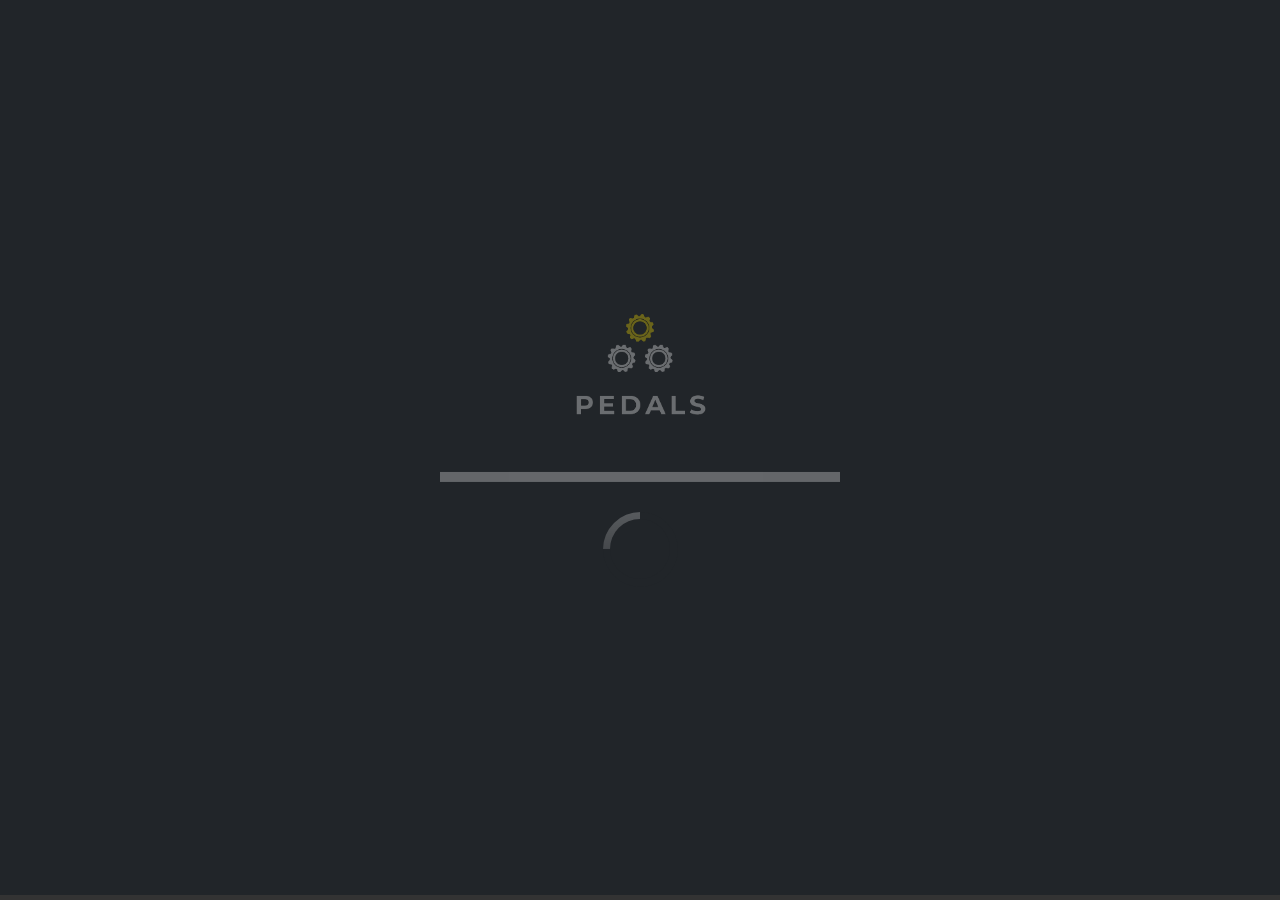
<file: admin.html>
<!DOCTYPE html>
<html lang="en">

<head>

    <meta charset="utf-8">
    <meta http-equiv="X-UA-Compatible" content="IE=edge">
    <meta name="viewport" content="width=device-width, initial-scale=1, shrink-to-fit=no">
    <meta name="description" content="">
    <meta name="author" content="">

    <title>Pedals - Admin</title>

    <!-- Custom fonts for this template-->
    <link href="vendor/fontawesome-free/css/all.min.css" rel="stylesheet" type="text/css">
    <link
        href="https://fonts.googleapis.com/css?family=Nunito:200,200i,300,300i,400,400i,600,600i,700,700i,800,800i,900,900i"
        rel="stylesheet">

    <!-- Custom styles for this template-->
    <link href="css/sb-admin-2.css" rel="stylesheet">
    <link href="css/splash_screen.css" rel="stylesheet">

</head>

<body id="page-top">
    <div class="splashBody">
        <div class="splashScreen">
            <div class="loadingContainer">
    
                <div class="loadingBox">
                    <img src="assets/img/logo3.png" class="splashLogo">
                    <div class="loadingBarContainer">
                        <div class="loadingbar"></div>
                    </div>
    
                    <div class="loadingCircle">
                        <div class="circleOuter"></div>
                        <div class="circleLoader"></div>
                    </div>
                </div>
    
    
            </div>
        </div>
    </div>
    <div class="splashBehind" style="opacity: 0">
        <div id="wrapper">

            <!-- Sidebar -->
            <ul class="navbar-nav bg-gradient-primary sidebar sidebar-dark accordion" id="accordionSidebar">

                <!-- Sidebar - Brand -->
                <a class="sidebar-brand d-flex align-items-center justify-content-center" href="#">
                    <div class="sidebar-brand-icon">
                        <img src="assets/img/logo3.png" alt="" height="50"  />
                    </div>
                    <div class="sidebar-brand-text mx-3"></div>
                </a>

                <!-- Divider -->
                <hr class="sidebar-divider my-0">

                <!-- Nav Item - Dashboard -->
                <li class="nav-item active">
                    <a class="nav-link" href="#">
                        <i class="fas fa-fw fa-tachometer-alt"></i>
                        <span>Dashboard</span></a>
                </li>

                <!-- Nav Item - Charts -->
                <li class="nav-item">
                    <a class="nav-link" href="charts.html">
                        <i class="fas fa-fw fa-bicycle"></i>
                        <span>Pedals Maintenance</span></a>
                </li>

                <!-- Nav Item - Tables -->
                <li class="nav-item">
                    <a class="nav-link" href="tables.html">
                        <i class="fas fa-fw fa-history"></i>
                        <span>Rides Data</span></a>
                </li>

                <li class="nav-item">
                    <a class="nav-link" href="tables.html">
                        <i class="fas fa-fw fa-money-check"></i>
                        <span>Subscriptions Data</span></a>
                </li>

                <li class="nav-item">
                    <a class="nav-link" href="tables.html">
                        <i class="fas fa-fw fa-table"></i>
                        <span>User Data</span></a>
                </li>

                <li class="nav-item">
                    <a class="nav-link" href="tables.html">
                        <i class="fas fa-fw fa-user"></i>
                        <span>Customer Support</span></a>
                </li>

                <!-- Divider -->
                <hr class="sidebar-divider d-none d-md-block">

                <!-- Sidebar Toggler (Sidebar) -->
                <div class="text-center d-none d-md-inline">
                    <button class="rounded-circle border-0" id="sidebarToggle"></button>
                </div>

            </ul>
            <!-- End of Sidebar -->

            <!-- Content Wrapper -->
            <div id="content-wrapper" class="d-flex flex-column">

                <!-- Main Content -->
                <div id="content">

                    <!-- Topbar -->
                    <nav class="navbar navbar-expand navbar-light bg-white topbar mb-4 static-top shadow">

                        <!-- Sidebar Toggle (Topbar) -->
                        <button id="sidebarToggleTop" class="btn btn-link d-md-none rounded-circle mr-3">
                            <i class="fa fa-bars"></i>
                        </button>

                        <!-- Topbar Search -->
                        <form
                            class="d-none d-sm-inline-block form-inline mr-auto ml-md-3 my-2 my-md-0 mw-100 navbar-search">
                            <div class="input-group">
                                <input type="text" class="form-control bg-light border-0 small" placeholder="Search website..."
                                    aria-label="Search" aria-describedby="basic-addon2">
                                <div class="input-group-append">
                                    <button class="btn btn-primary" type="button">
                                        <i class="fas fa-search fa-sm"></i>
                                    </button>
                                </div>
                            </div>
                        </form>

                        <!-- Topbar Navbar -->
                        <ul class="navbar-nav ml-auto">

                            <!-- Nav Item - Search Dropdown (Visible Only XS) -->
                            <li class="nav-item dropdown no-arrow d-sm-none">
                                <a class="nav-link dropdown-toggle" href="#" id="searchDropdown" role="button"
                                    data-toggle="dropdown" aria-haspopup="true" aria-expanded="false">
                                    <i class="fas fa-search fa-fw"></i>
                                </a>
                                <!-- Dropdown - Messages -->
                                <div class="dropdown-menu dropdown-menu-right p-3 shadow animated--grow-in"
                                    aria-labelledby="searchDropdown">
                                    <form class="form-inline mr-auto w-100 navbar-search">
                                        <div class="input-group">
                                            <input type="text" class="form-control bg-light border-0 small"
                                                placeholder="Search for..." aria-label="Search"
                                                aria-describedby="basic-addon2">
                                            <div class="input-group-append">
                                                <button class="btn btn-primary" type="button">
                                                    <i class="fas fa-search fa-sm"></i>
                                                </button>
                                            </div>
                                        </div>
                                    </form>
                                </div>
                            </li>

                            

                            <!-- Nav Item - Messages -->

                            <div class="topbar-divider d-none d-sm-block"></div>

                            <!-- Nav Item - User Information -->
                            <li class="nav-item dropdown no-arrow">
                                <a class="nav-link dropdown-toggle" href="#" id="userDropdown" role="button"
                                    data-toggle="dropdown" aria-haspopup="true" aria-expanded="false">
                                    <span class="mr-2 d-none d-lg-inline text-gray-600 small">Admin</span>
                                    <img class="img-profile rounded-circle"
                                        src="img/undraw_profile.svg">
                                </a>
                                <!-- Dropdown - User Information -->
                                <div class="dropdown-menu dropdown-menu-right shadow animated--grow-in"
                                    aria-labelledby="userDropdown">
                                    <a class="dropdown-item" href="#">
                                        <i class="fas fa-user fa-sm fa-fw mr-2 text-gray-400"></i>
                                        Profile
                                    </a>
                                    <a class="dropdown-item" href="#">
                                        <i class="fas fa-cogs fa-sm fa-fw mr-2 text-gray-400"></i>
                                        My Account
                                    </a>
                                    <a class="dropdown-item" href="#">
                                        <i class="fas fa-list fa-sm fa-fw mr-2 text-gray-400"></i>
                                        Activity Log
                                    </a>
                                    <div class="dropdown-divider"></div>
                                    <a class="dropdown-item" href="index.html">
                                        <i class="fas fa-sign-out-alt fa-sm fa-fw mr-2 text-gray-400"></i>
                                        Logout
                                    </a>
                                </div>
                            </li>

                        </ul>

                    </nav>
                    <!-- End of Topbar -->

                    <!-- Begin Page Content -->
                    <div class="container-fluid">

                        <!-- Page Heading -->
                        <div class="d-sm-flex align-items-center justify-content-between mb-4">
                            <h1 class="h3 mb-0 text-gray-800">Admin Dashboard</h1>
                            <a href="#" class="d-none d-sm-inline-block btn btn-sm btn-primary shadow-sm" style="inline-block !important"><i
                                    class="fas fa-download fa-sm text-white-50"></i> Generate Report</a>
                        </div>

                        <!-- Content Row -->
                        <div class="row">

                            <!-- Earnings (Monthly) Card Example -->
                            <div class="col-xl-3 col-md-6 mb-4">
                                <div class="card border-left-primary shadow h-100 py-2">
                                    <div class="card-body">
                                        <div class="row no-gutters align-items-center">
                                            <div class="col mr-2">
                                                <div class="text-xs font-weight-bold text-primary text-uppercase mb-1">
                                                    Earnings (Monthly)</div>
                                                <div class="h5 mb-0 font-weight-bold text-gray-800">₹40,000</div>
                                            </div>
                                            <div class="col-auto">
                                                <i class="fas fa-calendar fa-2x text-gray-300"></i>
                                            </div>
                                        </div>
                                    </div>
                                </div>
                            </div>

                            <!-- Earnings (Monthly) Card Example -->
                            <div class="col-xl-3 col-md-6 mb-4">
                                <div class="card border-left-success shadow h-100 py-2">
                                    <div class="card-body">
                                        <div class="row no-gutters align-items-center">
                                            <div class="col mr-2">
                                                <div class="text-xs font-weight-bold text-success text-uppercase mb-1">
                                                    Earnings (Annual)</div>
                                                <div class="h5 mb-0 font-weight-bold text-gray-800">₹215,000</div>
                                            </div>
                                            <div class="col-auto">
                                                <i class="fas fa-rupee-sign fa-2x text-gray-300"></i>
                                            </div>
                                        </div>
                                    </div>
                                </div>
                            </div>

                            <!-- Earnings (Monthly) Card Example -->
                            <div class="col-xl-3 col-md-6 mb-4">
                                <div class="card border-left-info shadow h-100 py-2">
                                    <div class="card-body">
                                        <div class="row no-gutters align-items-center">
                                            <div class="col mr-2">
                                                <div class="text-xs font-weight-bold text-info text-uppercase mb-1">Customer Retention Rate
                                                </div>
                                                <div class="row no-gutters align-items-center">
                                                    <div class="col-auto">
                                                        <div class="h5 mb-0 mr-3 font-weight-bold text-gray-800">78%</div>
                                                    </div>
                                                    <div class="col">
                                                        <div class="progress progress-sm mr-2">
                                                            <div class="progress-bar bg-info" role="progressbar"
                                                                style="width: 78%" aria-valuenow="78" aria-valuemin="0"
                                                                aria-valuemax="100"></div>
                                                        </div>
                                                    </div>
                                                </div>
                                            </div>
                                            <div class="col-auto">
                                                <i class="fas fa-clipboard-list fa-2x text-gray-300"></i>
                                            </div>
                                        </div>
                                    </div>
                                </div>
                            </div>

                            <!-- Pending Requests Card Example -->
                            <div class="col-xl-3 col-md-6 mb-4">
                                <div class="card border-left-warning shadow h-100 py-2">
                                    <div class="card-body">
                                        <div class="row no-gutters align-items-center">
                                            <div class="col mr-2">
                                                <div class="text-xs font-weight-bold text-warning text-uppercase mb-1">
                                                    New Customers (this month)</div>
                                                <div class="h5 mb-0 font-weight-bold text-gray-800">180</div>
                                            </div>
                                            <div class="col-auto">
                                                <i class="fas fa-users fa-2x text-gray-300"></i>
                                            </div>
                                        </div>
                                    </div>
                                </div>
                            </div>
                        </div>

                        <!-- Content Row -->

                        <div class="row">

                            <!-- Area Chart -->
                            <div class="col-xl-8 col-lg-7">
                                <div class="card shadow mb-4">
                                    <!-- Card Header - Dropdown -->
                                    <div
                                        class="card-header py-3 d-flex flex-row align-items-center justify-content-between">
                                        <h6 class="m-0 font-weight-bold text-primary">Earnings Overview</h6>
                                        <div class="dropdown no-arrow">
                                            <a class="dropdown-toggle" href="#" role="button" id="dropdownMenuLink"
                                                data-toggle="dropdown" aria-haspopup="true" aria-expanded="false">
                                                <i class="fas fa-ellipsis-v fa-sm fa-fw text-gray-400"></i>
                                            </a>
                                            <div class="dropdown-menu dropdown-menu-right shadow animated--fade-in"
                                                aria-labelledby="dropdownMenuLink">
                                                <div class="dropdown-header">Dropdown Header:</div>
                                                <a class="dropdown-item" href="#">Action</a>
                                                <a class="dropdown-item" href="#">Another action</a>
                                                <div class="dropdown-divider"></div>
                                                <a class="dropdown-item" href="#">Something else here</a>
                                            </div>
                                        </div>
                                    </div>
                                    <!-- Card Body -->
                                    <div class="card-body">
                                        <div class="chart-area">
                                            <canvas id="myAreaChart"></canvas>
                                        </div>
                                    </div>
                                </div>
                            </div>

                            <!-- Pie Chart -->
                            <div class="col-xl-4 col-lg-5">
                                <div class="card shadow mb-4">
                                    <!-- Card Header - Dropdown -->
                                    <div
                                        class="card-header py-3 d-flex flex-row align-items-center justify-content-between">
                                        <h6 class="m-0 font-weight-bold text-primary">Monthly Revenue Sources</h6>
                                        <div class="dropdown no-arrow">
                                            <a class="dropdown-toggle" href="#" role="button" id="dropdownMenuLink"
                                                data-toggle="dropdown" aria-haspopup="true" aria-expanded="false">
                                                <i class="fas fa-ellipsis-v fa-sm fa-fw text-gray-400"></i>
                                            </a>
                                            <div class="dropdown-menu dropdown-menu-right shadow animated--fade-in"
                                                aria-labelledby="dropdownMenuLink">
                                                <div class="dropdown-header">Dropdown Header:</div>
                                                <a class="dropdown-item" href="#">Action</a>
                                                <a class="dropdown-item" href="#">Another action</a>
                                                <div class="dropdown-divider"></div>
                                                <a class="dropdown-item" href="#">Something else here</a>
                                            </div>
                                        </div>
                                    </div>
                                    <!-- Card Body -->
                                    <div class="card-body">
                                        <div class="chart-pie pt-4 pb-2">
                                            <canvas id="myPieChart"></canvas>
                                        </div>
                                        <div class="mt-4 text-center small">
                                            <span class="mr-2">
                                                <i class="fas fa-circle text-primary"></i> New Subscriptions
                                            </span>
                                            <span class="mr-2">
                                                <i class="fas fa-circle text-success"></i> Renewals
                                            </span>
                                            <span class="mr-2">
                                                <i class="fas fa-circle text-info"></i> Promotions
                                            </span>
                                        </div>
                                    </div>
                                </div>
                            </div>
                        </div>

                        <!-- Content Row -->


                    </div>
                    <!-- /.container-fluid -->

                </div>
                <!-- End of Main Content -->

                <!-- Footer -->
                <footer class="sticky-footer bg-white">
                    <div class="container my-auto">
                        <div class="copyright text-center my-auto">
                            <span> &copy; Pedals, 2021</span>
                        </div>
                    </div>
                </footer>
                <!-- End of Footer -->

            </div>
            <!-- End of Content Wrapper -->

        </div>
    </div>
    <!-- End of Page Wrapper -->

    <!-- Scroll to Top Button-->
    <a class="scroll-to-top rounded" href="#page-top">
        <i class="fas fa-angle-up"></i>
    </a>

    <!-- Bootstrap core JavaScript-->
    <script src="vendor/jquery/jquery.min.js"></script>
    <script src="vendor/bootstrap/js/bootstrap.bundle.min.js"></script>

    <!-- Core plugin JavaScript-->
    <script src="vendor/jquery-easing/jquery.easing.min.js"></script>

    <!-- Custom scripts for all pages-->
    <script src="js/sb-admin-2.min.js"></script>

    <!-- Page level plugins -->
    <script src="vendor/chart.js/Chart.min.js"></script>

    <!-- Page level custom scripts -->
    <script src="js/demo/chart-area-demo.js"></script>
    <script src="js/demo/chart-pie-demo.js"></script>
    <script src="js/splash_screen.js"></script>

</body>

</html>
</file>
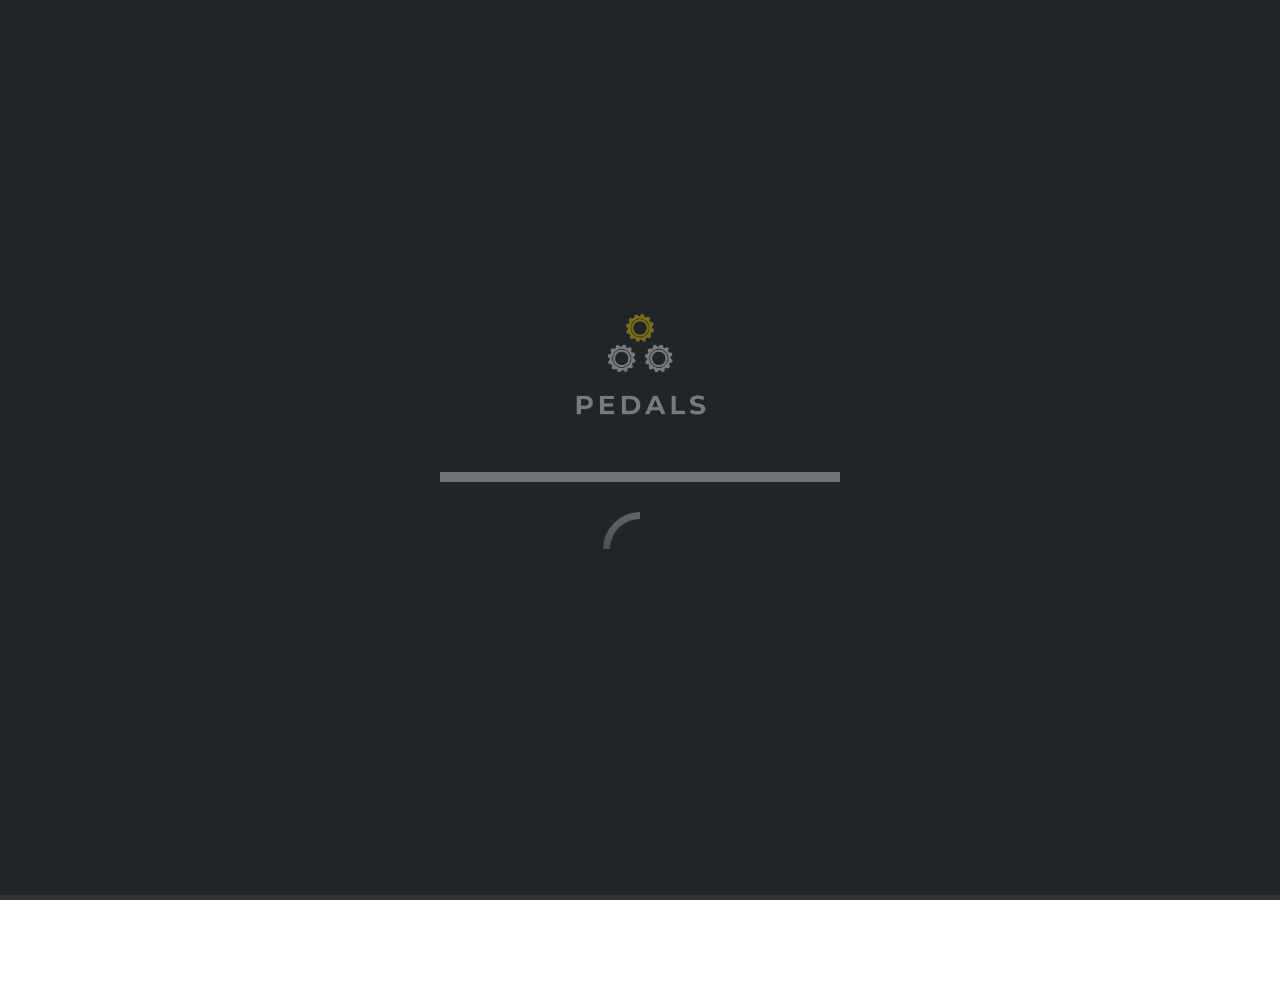
<file: home.html>
<!DOCTYPE html>
<html lang="en">

<head>

    <meta charset="utf-8">
    <meta http-equiv="X-UA-Compatible" content="IE=edge">
    <meta name="viewport" content="width=device-width, initial-scale=1, shrink-to-fit=no">
    <meta name="description" content="">
    <meta name="author" content="">

    <title>Pedals - User</title>

    <!-- Custom fonts for this template-->
    <link href="vendor/fontawesome-free/css/all.min.css" rel="stylesheet" type="text/css">
    <link
        href="https://fonts.googleapis.com/css?family=Nunito:200,200i,300,300i,400,400i,600,600i,700,700i,800,800i,900,900i"
        rel="stylesheet">

    <!-- Custom styles for this template-->
    <link href="css/sb-admin-2.css" rel="stylesheet">
    <link href="css/splash_screen.css" rel="stylesheet">

</head>

<body id="page-top">
    <div class="splashBody">
        <div class="splashScreen">
            <div class="loadingContainer">
    
                <div class="loadingBox">
                    <img src="assets/img/logo3.png" class="splashLogo">
                    <div class="loadingBarContainer">
                        <div class="loadingbar"></div>
                    </div>
    
                    <div class="loadingCircle">
                        <div class="circleOuter"></div>
                        <div class="circleLoader"></div>
                    </div>
                </div>
    
    
            </div>
        </div>
    </div>
    <div class="splashBehind" style="opacity: 0">
        <div id="wrapper">

            <!-- Sidebar -->
            <ul class="navbar-nav bg-gradient-primary sidebar sidebar-dark accordion" id="accordionSidebar">
    
                <!-- Sidebar - Brand -->
                <a class="sidebar-brand d-flex align-items-center justify-content-center" href="#">
                    <div class="sidebar-brand-icon">
                        <img src="assets/img/logo3.png" alt="" height="50"  />
                    </div>
                    <!-- <div class="sidebar-brand-text mx-3">Pedals</div> -->
                </a>
    
                <!-- Divider -->
                <hr class="sidebar-divider my-0">
    
                <li class="nav-item">
                    <a class="nav-link" href="#">
                        <i class="fas fa-fw fa-qrcode"></i>
                        <span>Scan QR Code</span></a>
                </li>
    
                <!-- Nav Item - Dashboard -->
                <li class="nav-item active">
                    <a class="nav-link" href="#">
                        <i class="fas fa-fw fa-tachometer-alt"></i>
                        <span>Dashboard</span></a>
                </li>
    
                <!-- Nav Item - Charts -->
                <li class="nav-item">
                    <a class="nav-link" href="charts.html">
                        <i class="fas fa-fw fa-bicycle"></i>
                        <span>Book Rides</span></a>
                </li>
    
                <!-- Nav Item - Tables -->
                <li class="nav-item">
                    <a class="nav-link" href="rides.html">
                        <i class="fas fa-fw fa-history"></i>
                        <span>Rides History</span></a>
                </li>
    
                <li class="nav-item">
                    <a class="nav-link" href="subscription.html">
                        <i class="fas fa-fw fa-money-check"></i>
                        <span>My Subscription</span></a>
                </li>
    
                <li class="nav-item">
                    <a class="nav-link" href="tables.html">
                        <i class="fas fa-fw fa-table"></i>
                        <span>My Account</span></a>
                </li>
    
                <li class="nav-item">
                    <a class="nav-link" href="tables.html">
                        <i class="fas fa-fw fa-gift"></i>
                        <span>Refer</span></a>
                </li>
    
                <!-- Divider -->
                <hr class="sidebar-divider d-none d-md-block">
    
                <!-- Sidebar Toggler (Sidebar) -->
                <div class="text-center d-none d-md-inline">
                    <button class="rounded-circle border-0" id="sidebarToggle"></button>
                </div>
    
            </ul>
            <!-- End of Sidebar -->
    
            <!-- Content Wrapper -->
            <div id="content-wrapper" class="d-flex flex-column">
    
                <!-- Main Content -->
                <div id="content">
    
                    <!-- Topbar -->
                    <nav class="navbar navbar-expand navbar-light bg-white topbar mb-4 static-top shadow">
    
                        <!-- Sidebar Toggle (Topbar) -->
                        <button id="sidebarToggleTop" class="btn btn-link d-md-none rounded-circle mr-3">
                            <i class="fa fa-bars"></i>
                        </button>
    
                        <!-- Topbar Search -->
                        <form
                            class="d-none d-sm-inline-block form-inline mr-auto ml-md-3 my-2 my-md-0 mw-100 navbar-search">
                            <div class="input-group">
                                <input type="text" class="form-control bg-light border-0 small" placeholder="Search website..."
                                    aria-label="Search" aria-describedby="basic-addon2">
                                <div class="input-group-append">
                                    <button class="btn btn-primary" type="button">
                                        <i class="fas fa-search fa-sm"></i>
                                    </button>
                                </div>
                            </div>
                        </form>
    
                        <!-- Topbar Navbar -->
                        <ul class="navbar-nav ml-auto">
    
                            <!-- Nav Item - Search Dropdown (Visible Only XS) -->
                            <li class="nav-item dropdown no-arrow d-sm-none">
                                <a class="nav-link dropdown-toggle" href="#" id="searchDropdown" role="button"
                                    data-toggle="dropdown" aria-haspopup="true" aria-expanded="false">
                                    <i class="fas fa-search fa-fw"></i>
                                </a>
                                <!-- Dropdown - Messages -->
                                <div class="dropdown-menu dropdown-menu-right p-3 shadow animated--grow-in"
                                    aria-labelledby="searchDropdown">
                                    <form class="form-inline mr-auto w-100 navbar-search">
                                        <div class="input-group">
                                            <input type="text" class="form-control bg-light border-0 small"
                                                placeholder="Search for..." aria-label="Search"
                                                aria-describedby="basic-addon2">
                                            <div class="input-group-append">
                                                <button class="btn btn-primary" type="button">
                                                    <i class="fas fa-search fa-sm"></i>
                                                </button>
                                            </div>
                                        </div>
                                    </form>
                                </div>
                            </li>
    
                            <!-- Nav Item - Alerts -->
                            <li class="nav-item dropdown no-arrow mx-1">
                                <a class="nav-link dropdown-toggle" href="#" id="alertsDropdown" role="button"
                                    data-toggle="dropdown" aria-haspopup="true" aria-expanded="false">
                                    <i class="fas fa-bell fa-fw"></i>
                                    <!-- Counter - Alerts -->
                                    <span class="badge badge-danger badge-counter">3</span>
                                </a>
                                <!-- Dropdown - Alerts -->
                                <div class="dropdown-list dropdown-menu dropdown-menu-right shadow animated--grow-in"
                                    aria-labelledby="alertsDropdown">
                                    <h6 class="dropdown-header">
                                        Alerts Center
                                    </h6>
                                    <a class="dropdown-item d-flex align-items-center" href="#">
                                        <div class="mr-3">
                                            <div class="icon-circle bg-primary">
                                                <i class="fas fa-file-alt text-white"></i>
                                            </div>
                                        </div>
                                        <div>
                                            <div class="small text-gray-500">May 12, 2020</div>
                                            <span class="font-weight-bold">Your monthly report is ready to download!</span>
                                        </div>
                                    </a>
                                    <a class="dropdown-item d-flex align-items-center" href="#">
                                        <div class="mr-3">
                                            <div class="icon-circle bg-success">
                                                <i class="fas fa-donate text-white"></i>
                                            </div>
                                        </div>
                                        <div>
                                            <div class="small text-gray-500">May 7, 2020</div>
                                            Rs 300 has been deposited into your account!
                                        </div>
                                    </a>
                                    <a class="dropdown-item d-flex align-items-center" href="#">
                                        <div class="mr-3">
                                            <div class="icon-circle bg-warning">
                                                <i class="fas fa-exclamation-triangle text-white"></i>
                                            </div>
                                        </div>
                                        <div>
                                            <div class="small text-gray-500">May 2, 2020</div>
                                            Please renew your subscription on or before 5th May, 2020 to continue to avail our services
                                        </div>
                                    </a>
                                    <a class="dropdown-item text-center small text-gray-500" href="#">Show All Alerts</a>
                                </div>
                            </li>
    
                            <!-- Nav Item - Messages -->
    
                            <div class="topbar-divider d-none d-sm-block"></div>
    
                            <!-- Nav Item - User Information -->
                            <li class="nav-item dropdown no-arrow">
                                <a class="nav-link dropdown-toggle" href="#" id="userDropdown" role="button"
                                    data-toggle="dropdown" aria-haspopup="true" aria-expanded="false">
                                    <span class="mr-2 d-none d-lg-inline text-gray-600 small">User</span>
                                    <img class="img-profile rounded-circle"
                                        src="img/undraw_profile.svg">
                                </a>
                                <!-- Dropdown - User Information -->
                                <div class="dropdown-menu dropdown-menu-right shadow animated--grow-in"
                                    aria-labelledby="userDropdown">
                                    <a class="dropdown-item" href="#">
                                        <i class="fas fa-user fa-sm fa-fw mr-2 text-gray-400"></i>
                                        Profile
                                    </a>
                                    <a class="dropdown-item" href="#">
                                        <i class="fas fa-cogs fa-sm fa-fw mr-2 text-gray-400"></i>
                                        My Account
                                    </a>
                                    <a class="dropdown-item" href="#">
                                        <i class="fas fa-list fa-sm fa-fw mr-2 text-gray-400"></i>
                                        Activity Log
                                    </a>
                                    <div class="dropdown-divider"></div>
                                    <a class="dropdown-item" href="index.html">
                                        <i class="fas fa-sign-out-alt fa-sm fa-fw mr-2 text-gray-400"></i>
                                        Logout
                                    </a>
                                </div>
                            </li>
    
                        </ul>
    
                    </nav>
                    <!-- End of Topbar -->
    
                    <!-- Begin Page Content -->
                    <div class="container-fluid">
    
                        <!-- Page Heading -->
                        <div class="d-sm-flex align-items-center justify-content-between mb-4">
                            <h1 class="h3 mb-0 text-gray-800">Hi, Vrishab.<br> These are your Pedals stats for the last 30 days</h1>
                            <div style="display: inline-flex;">
                            <a href="#" class="d-none d-sm-inline-block btn btn-sm btn-primary shadow-sm" style="display: inline-block !important; margin-right: 5%;"><i
                                    class="fas fa-biking fa-sm text-white-50" ></i>   Book Ride</a>
                            <a href="#" class="btn btn-sm btn-warning shadow-sm" style="display: inline-block !important;"><i
                                    class="fas fa-money-check fa-sm text-white-50"></i> Manage Subscription</a>
                                    </div>
                        </div>
    
                        <!-- Content Row -->
                        <div class="row">
    
                            <!-- Earnings (Monthly) Card Example -->
                            <div class="col-xl-3 col-md-6 mb-4">
                                <div class="card border-left-primary shadow h-100 py-2">
                                    <div class="card-body">
                                        <div class="row no-gutters align-items-center">
                                            <div class="col mr-2">
                                                <div class="text-xs font-weight-bold text-primary text-uppercase mb-1">
                                                    No. of Rides</div>
                                                <div class="h5 mb-0 font-weight-bold text-gray-800">27</div>
                                            </div>
                                            <div class="col-auto">
                                                <i class="fas fa-calendar fa-2x text-gray-300"></i>
                                            </div>
                                        </div>
                                    </div>
                                </div>
                            </div>
    
                            <!-- Earnings (Monthly) Card Example -->
                            <div class="col-xl-3 col-md-6 mb-4">
                                <div class="card border-left-success shadow h-100 py-2">
                                    <div class="card-body">
                                        <div class="row no-gutters align-items-center">
                                            <div class="col mr-2">
                                                <div class="text-xs font-weight-bold text-success text-uppercase mb-1">
                                                    Calories Burnt</div>
                                                <div class="h5 mb-0 font-weight-bold text-gray-800">7.8 kcal</div>
                                            </div>
                                            <div class="col-auto">
                                                <i class="fas fa-burn fa-2x text-gray-300"></i>
                                            </div>
                                        </div>
                                    </div>
                                </div>
                            </div>
    
                            <!-- Earnings (Monthly) Card Example -->
                            <div class="col-xl-3 col-md-6 mb-4">
                                <div class="card border-left-warning shadow h-100 py-2">
                                    <div class="card-body">
                                        <div class="row no-gutters align-items-center">
                                            <div class="col mr-2">
                                                <div class="text-xs font-weight-bold text-warning text-uppercase mb-1">
                                                    Time spent</div>
                                                <div class="h5 mb-0 font-weight-bold text-gray-800">12.2 hrs</div>
                                            </div>
                                            <div class="col-auto">
                                                <i class="fas fa-stopwatch fa-2x text-gray-300"></i>
                                            </div>
                                        </div>
                                    </div>
                                </div>
                            </div>
    
                            <!-- Pending Requests Card Example -->
                            <div class="col-xl-3 col-md-6 mb-4">
                                <div class="card border-left-danger shadow h-100 py-2">
                                    <div class="card-body">
                                        <div class="row no-gutters align-items-center">
                                            <div class="col mr-2">
                                                <div class="text-xs font-weight-bold text-danger text-uppercase mb-1">
                                                    Emissions Avoided (in CO2)</div>
                                                <div class="h5 mb-0 font-weight-bold text-gray-800">2880 g</div>
                                            </div>
                                            <div class="col-auto">
                                                <i class="fas fa-smog fa-2x text-gray-300"></i>
                                            </div>
                                        </div>
                                    </div>
                                </div>
                            </div>
                        </div>
    
                        <div class="row">
    
                            <!-- Earnings (Monthly) Card Example -->
                            <div class="col-xl-3 col-md-6 mb-4">
                                <div class="card border-left-primary shadow h-100 py-2">
                                    <div class="card-body">
                                        <div class="row no-gutters align-items-center">
                                            <div class="col mr-2">
                                                <div class="text-xs font-weight-bold text-primary text-uppercase mb-1">
                                                    Subscription Status</div>
                                                <div class="h5 mb-0 font-weight-bold text-gray-800">Gold Member</div>
                                                
                                            </div>
                                            <div class="col-auto">
                                                <i class="fas fa-crown fa-2x text-gray-300"></i>
                                            </div>
                                        </div>
                                    </div>
                                </div>
                            </div>
    
                            <!-- Earnings (Monthly) Card Example -->
                            <div class="col-xl-3 col-md-6 mb-4">
                                <div class="card border-left-success shadow h-100 py-2">
                                    <div class="card-body">
                                        <div class="row no-gutters align-items-center">
                                            <div class="col mr-2">
                                                <div class="text-xs font-weight-bold text-success text-uppercase mb-1">
                                                    Bonuses Earned from referrals</div>
                                                <div class="h5 mb-0 font-weight-bold text-gray-800">₹150</div>
                                            </div>
                                            <div class="col-auto">
                                                <i class="fas fa-gift fa-2x text-gray-300"></i>
                                            </div>
                                        </div>
                                    </div>
                                </div>
                            </div>
    
                            <!-- Earnings (Monthly) Card Example -->
                            <div class="col-xl-3 col-md-6 mb-4">
                                <div class="card border-left-warning shadow h-100 py-2">
                                    <div class="card-body">
                                        <div class="row no-gutters align-items-center">
                                            <div class="col mr-2">
                                                <div class="text-xs font-weight-bold text-warning text-uppercase mb-1">
                                                    Your avg. Speed</div>
                                                <div class="h5 mb-0 font-weight-bold text-gray-800">14.4 kmph</div>
                                            </div>
                                            <div class="col-auto">
                                                <i class="fas fa-tachometer-alt fa-2x text-gray-300"></i>
                                            </div>
                                        </div>
                                    </div>
                                </div>
                            </div>
    
                            <!-- Pending Requests Card Example -->
                            <div class="col-xl-3 col-md-6 mb-4">
                                <div class="card border-left-danger shadow h-100 py-2">
                                    <div class="card-body">
                                        <div class="row no-gutters align-items-center">
                                            <div class="col mr-2">
                                                <div class="text-xs font-weight-bold text-danger text-uppercase mb-1">
                                                    Distance</div>
                                                <div class="h5 mb-0 font-weight-bold text-gray-800">175.7 km</div>
                                            </div>
                                            <div class="col-auto">
                                                <i class="fas fa-ruler-horizontal fa-2x text-gray-300"></i>
                                            </div>
                                        </div>
                                    </div>
                                </div>
                            </div>
                        </div>
    
                        <!-- Content Row -->
    
                        <div class="row">
    
                            <!-- Area Chart -->
                            <div class="col-xl-8 col-lg-7">
                                <div class="card shadow mb-4">
                                    <!-- Card Header - Dropdown -->
                                    <div
                                        class="card-header py-3 d-flex flex-row align-items-center justify-content-between">
                                        <h6 class="m-0 font-weight-bold text-primary">Monthly Activity</h6>
                                    </div>
                                    <!-- Card Body -->
                                    <div class="card-body">
                                        <div class="chart-area">
                                            <canvas id="myAreaChart"></canvas>
                                        </div>
                                    </div>
                                </div>
                            </div>
    
                            <!-- Pie Chart -->
                            <div class="col-xl-4 col-lg-5">
                                <div class="card shadow mb-4">
                                    <!-- Card Header - Dropdown -->
                                    <div
                                        class="card-header py-3 d-flex flex-row align-items-center justify-content-between">
                                        <h6 class="m-0 font-weight-bold text-primary">Pedals Stations around You</h6>
    
                                    </div>
                                    <!-- Card Body -->
                                    <div class="card-body">
                                        <iframe src="https://www.google.com/maps/d/embed?mid=1UfNJAji7nrUt6u6VnvZy5dKfRw2hbfto&hl=en" width="100%" height="310"></iframe>
                                    </div>
                                </div>
                            </div>
                        </div>
    
                        <!-- Content Row -->
    
    
                    </div>
                    <!-- /.container-fluid -->
    
                </div>
                <!-- End of Main Content -->
    
                <!-- Footer -->
                <footer class="sticky-footer bg-white">
                    <div class="container my-auto">
                        <div class="copyright text-center my-auto">
                            <span> &copy; Pedals, 2021</span>
                        </div>
                    </div>
                </footer>
                <!-- End of Footer -->
    
            </div>
            <!-- End of Content Wrapper -->
    
        </div>
    </div>
    </div>
    

    <!-- Page Wrapper -->
    <!-- End of Page Wrapper -->

    <!-- Scroll to Top Button-->
    <a class="scroll-to-top rounded" href="#page-top">
        <i class="fas fa-angle-up"></i>
    </a>

    <!-- Bootstrap core JavaScript-->
    <script src="vendor/jquery/jquery.min.js"></script>
    <script src="vendor/bootstrap/js/bootstrap.bundle.min.js"></script>

    <!-- Core plugin JavaScript-->
    <script src="vendor/jquery-easing/jquery.easing.min.js"></script>

    <!-- Custom scripts for all pages-->
    <script src="js/sb-admin-2.min.js"></script>

    <!-- Page level plugins -->
    <script src="vendor/chart.js/Chart.min.js"></script>

    <!-- Page level custom scripts -->
    <script src="js/demo/chart-area-demo1.js"></script>
    <script src="js/demo/chart-pie-demo.js"></script>
    <script src="js/splash_screen.js"></script>

</body>

</html>
</file>
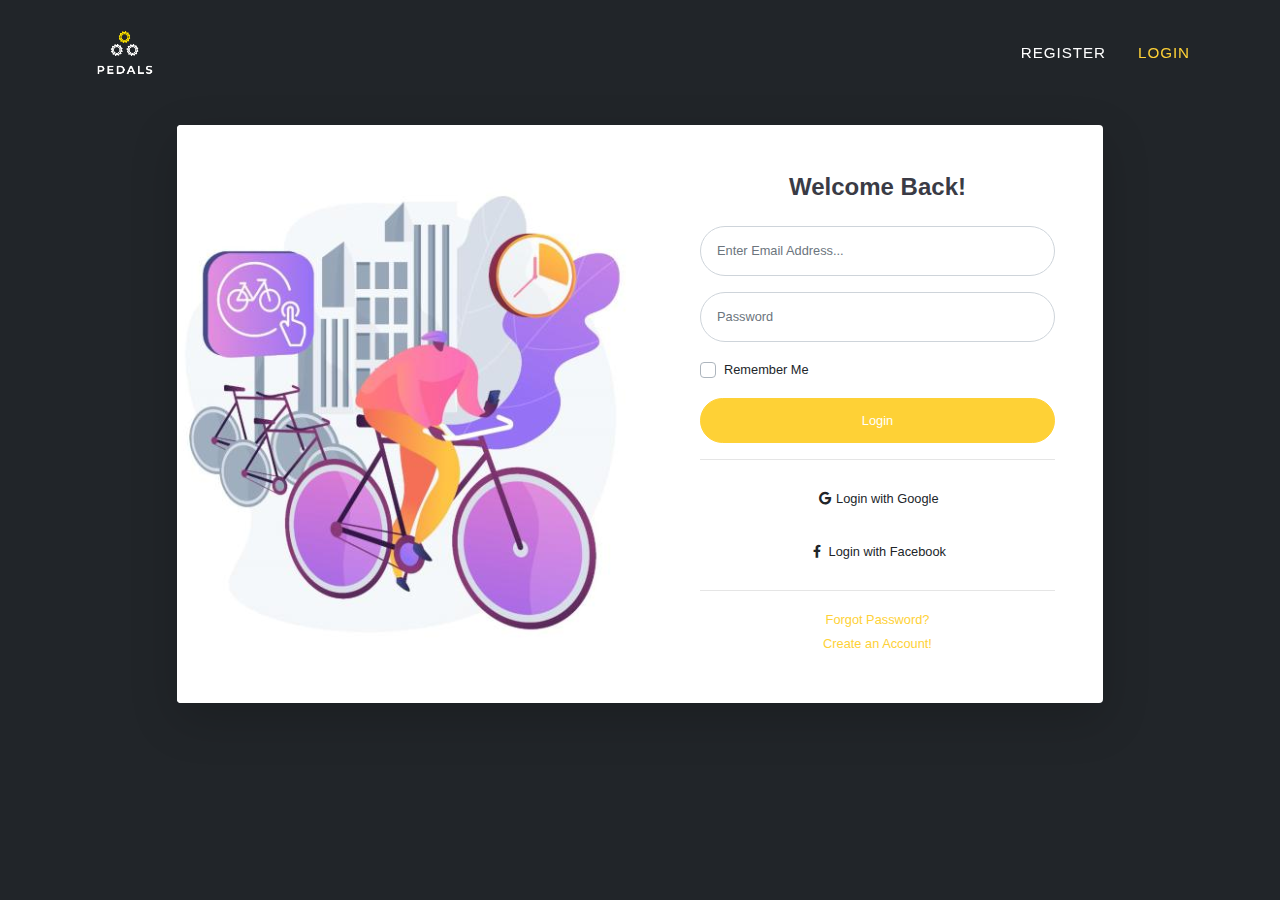
<file: login.html>
<!DOCTYPE html>
<html lang="en">

<head>

    <meta charset="utf-8">
    <meta http-equiv="X-UA-Compatible" content="IE=edge">
    <meta name="viewport" content="width=device-width, initial-scale=1, shrink-to-fit=no">
    <meta name="description" content="">
    <meta name="author" content="">

    <title>SB Admin 2 - Login</title>

    <!-- Custom fonts for this template-->
    <link href="vendor/fontawesome-free/css/all.min.css" rel="stylesheet" type="text/css">
    <link
        href="https://fonts.googleapis.com/css?family=Nunito:200,200i,300,300i,400,400i,600,600i,700,700i,800,800i,900,900i"
        rel="stylesheet">

    <!-- Custom styles for this template-->
    <link href="css/sb-admin-2.css" rel="stylesheet">
    <link href="css/styles.css" rel="stylesheet" />

</head>

<body class="bg-gradient-primary">
    <nav class="navbar navbar-expand-lg navbar-dark fixed-top" id="mainNav">
        <div class="container">
            <a class="navbar-brand js-scroll-trigger" href="index.html"><img src="assets/img/logo3.png" alt="" height="30" /></a>
            <button class="navbar-toggler navbar-toggler-right" type="button" data-toggle="collapse" data-target="#navbarResponsive" aria-controls="navbarResponsive" aria-expanded="false" aria-label="Toggle navigation">
                Menu
                <i class="fas fa-bars ml-1"></i>
            </button>
            <div class="collapse navbar-collapse" id="navbarResponsive">
                <ul class="navbar-nav text-uppercase ml-auto">
                        <li class="nav-item"><a class="nav-link js-scroll-trigger" href="register.html">Register</a></li>
                        <li class="nav-item"><a class="nav-link js-scroll-trigger active" href="#contact">Login</a></li>
                </ul>
            </div>
        </div>
    </nav>
    <header>
        <div style="padding-bottom: 6%;">
        </div>
    </header>

    <div class="container">

        <!-- Outer Row -->
        <div class="row justify-content-center">

            <div class="col-xl-10 col-lg-12 col-md-9">

                <div class="card o-hidden border-0 shadow-lg my-5">
                    <div class="card-body p-0">
                        <!-- Nested Row within Card Body -->
                        <div class="row">
                            <div class="col-lg-6 d-none d-lg-block bg-login-image"></div>
                            <div class="col-lg-6">
                                <div class="p-5">
                                    <div class="text-center">
                                        <h1 class="h4 text-gray-900 mb-4">Welcome Back!</h1>
                                    </div>
                                    <form class="user">
                                        <div class="form-group">
                                            <input type="email" class="form-control form-control-user"
                                                id="exampleInputEmail" aria-describedby="emailHelp"
                                                placeholder="Enter Email Address...">
                                        </div>
                                        <div class="form-group">
                                            <input type="password" class="form-control form-control-user"
                                                id="exampleInputPassword" placeholder="Password">
                                        </div>
                                        <div class="form-group">
                                            <div class="custom-control custom-checkbox small">
                                                <input type="checkbox" class="custom-control-input" id="customCheck">
                                                <label class="custom-control-label" for="customCheck">Remember
                                                    Me</label>
                                            </div>
                                        </div>
                                        <a href="home.html" class="btn btn-primary btn-user btn-block">
                                            Login
                                        </a>
                                        <hr>
                                        <a href="admin.html" class="btn btn-google btn-user btn-block">
                                            <i class="fab fa-google fa-fw"></i> Login with Google
                                        </a>
                                        <a href="admin.html" class="btn btn-facebook btn-user btn-block">
                                            <i class="fab fa-facebook-f fa-fw"></i> Login with Facebook
                                        </a>
                                    </form>
                                    <hr>
                                    <div class="text-center">
                                        <a class="small" href="#">Forgot Password?</a>
                                    </div>
                                    <div class="text-center">
                                        <a class="small" href="register.html">Create an Account!</a>
                                    </div>
                                </div>
                            </div>
                        </div>
                    </div>
                </div>

            </div>

        </div>

    </div>

    <!-- Bootstrap core JavaScript-->
    <script src="vendor/jquery/jquery.min.js"></script>
    <script src="vendor/bootstrap/js/bootstrap.bundle.min.js"></script>

    <!-- Core plugin JavaScript-->
    <script src="vendor/jquery-easing/jquery.easing.min.js"></script>

    <!-- Custom scripts for all pages-->
    <script src="js/sb-admin-2.min.js"></script>

</body>

</html>
</file>
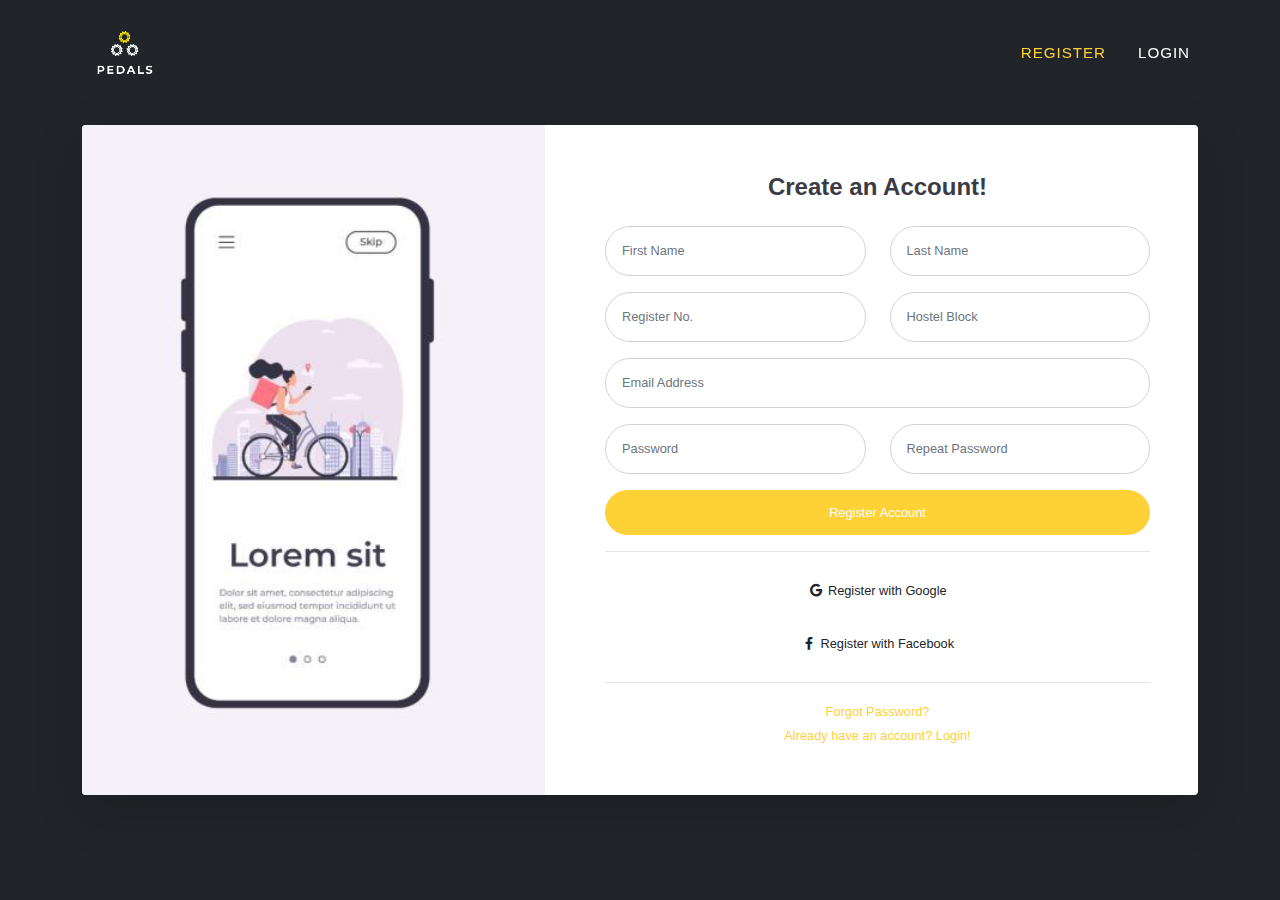
<file: register.html>
<!DOCTYPE html>
<html lang="en">

<head>

    <meta charset="utf-8">
    <meta http-equiv="X-UA-Compatible" content="IE=edge">
    <meta name="viewport" content="width=device-width, initial-scale=1, shrink-to-fit=no">
    <meta name="description" content="">
    <meta name="author" content="">

    <title>SB Admin 2 - Register</title>

    <!-- Custom fonts for this template-->
    <link href="vendor/fontawesome-free/css/all.min.css" rel="stylesheet" type="text/css">
    <link
        href="https://fonts.googleapis.com/css?family=Nunito:200,200i,300,300i,400,400i,600,600i,700,700i,800,800i,900,900i"
        rel="stylesheet">

    <!-- Custom styles for this template-->
    <link href="css/sb-admin-2.css" rel="stylesheet">
    <link href="css/styles.css" rel="stylesheet" />

</head>

<body class="bg-gradient-primary">
    <nav class="navbar navbar-expand-lg navbar-dark fixed-top" id="mainNav">
        <div class="container">
            <a class="navbar-brand js-scroll-trigger" href="index.html"><img src="assets/img/logo3.png" alt="" /></a>
            <button class="navbar-toggler navbar-toggler-right" type="button" data-toggle="collapse" data-target="#navbarResponsive" aria-controls="navbarResponsive" aria-expanded="false" aria-label="Toggle navigation">
                Menu
                <i class="fas fa-bars ml-1"></i>
            </button>
            <div class="collapse navbar-collapse" id="navbarResponsive">
                <ul class="navbar-nav text-uppercase ml-auto">
                        <li class="nav-item"><a class="nav-link js-scroll-trigger active" href="#">Register</a></li>
                        <li class="nav-item"><a class="nav-link js-scroll-trigger" href="login.html">Login</a></li>
                </ul>
            </div>
        </div>
    </nav>
    <header>
        <div style="padding-bottom: 6%;">
        </div>
    </header>

    <div class="container">

        <div class="card o-hidden border-0 shadow-lg my-5">
            <div class="card-body p-0">
                <!-- Nested Row within Card Body -->
                <div class="row">
                    <div class="col-lg-5 d-none d-lg-block bg-register-image"></div>
                    <div class="col-lg-7">
                        <div class="p-5">
                            <div class="text-center">
                                <h1 class="h4 text-gray-900 mb-4">Create an Account!</h1>
                            </div>
                            <form class="user">
                                <div class="form-group row">
                                    <div class="col-sm-6 mb-3 mb-sm-0">
                                        <input type="text" class="form-control form-control-user" id="exampleFirstName"
                                            placeholder="First Name">
                                    </div>
                                    <div class="col-sm-6">
                                        <input type="text" class="form-control form-control-user" id="exampleLastName"
                                            placeholder="Last Name">
                                    </div>
                                </div>
                                <div class="form-group row">
                                    <div class="col-sm-6 mb-3 mb-sm-0">
                                        <input type="text" class="form-control form-control-user" id="examplRegNo"
                                            placeholder="Register No.">
                                    </div>
                                    <div class="col-sm-6">
                                        <input type="text" class="form-control form-control-user" id="exampleHostel"
                                            placeholder="Hostel Block">
                                    </div>
                                </div>
                                <div class="form-group">
                                    <input type="email" class="form-control form-control-user" id="exampleInputEmail"
                                        placeholder="Email Address">
                                </div>
                                <div class="form-group row">
                                    <div class="col-sm-6 mb-3 mb-sm-0">
                                        <input type="password" class="form-control form-control-user"
                                            id="exampleInputPassword" placeholder="Password">
                                    </div>
                                    <div class="col-sm-6">
                                        <input type="password" class="form-control form-control-user"
                                            id="exampleRepeatPassword" placeholder="Repeat Password">
                                    </div>
                                </div>
                                <a href="login.html" class="btn btn-primary btn-user btn-block">
                                    Register Account
                                </a>
                                <hr>
                                <a href="login.html" class="btn btn-google btn-user btn-block">
                                    <i class="fab fa-google fa-fw"></i> Register with Google
                                </a>
                                <a href="login.html" class="btn btn-facebook btn-user btn-block">
                                    <i class="fab fa-facebook-f fa-fw"></i> Register with Facebook
                                </a>
                            </form>
                            <hr>
                            <div class="text-center">
                                <a class="small" href="forgot-password.html">Forgot Password?</a>
                            </div>
                            <div class="text-center">
                                <a class="small" href="login.html">Already have an account? Login!</a>
                            </div>
                        </div>
                    </div>
                </div>
            </div>
        </div>

    </div>

    <!-- Bootstrap core JavaScript-->
    <script src="vendor/jquery/jquery.min.js"></script>
    <script src="vendor/bootstrap/js/bootstrap.bundle.min.js"></script>

    <!-- Core plugin JavaScript-->
    <script src="vendor/jquery-easing/jquery.easing.min.js"></script>

    <!-- Custom scripts for all pages-->
    <script src="js/sb-admin-2.min.js"></script>

</body>

</html>
</file>
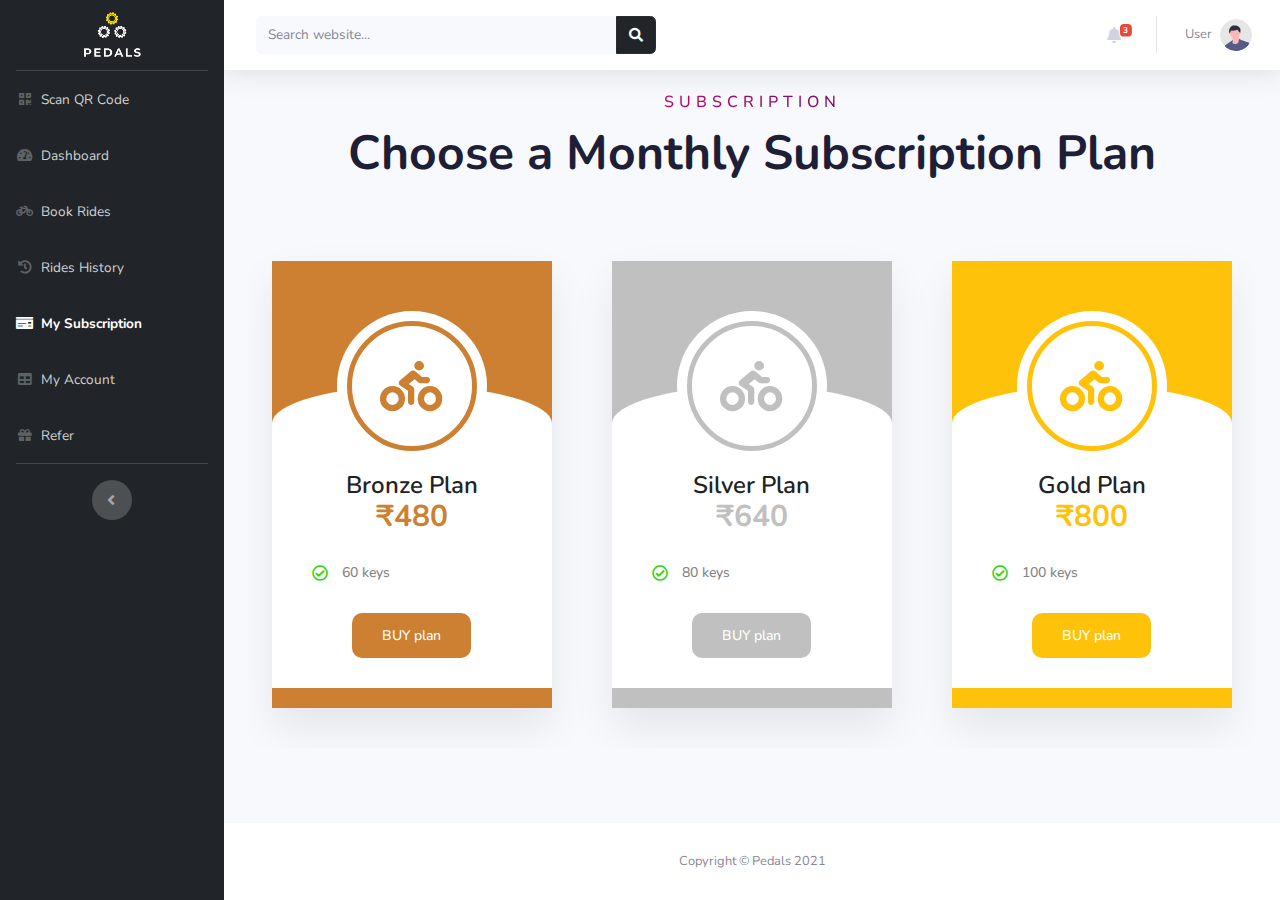
<file: subscription.html>
<!DOCTYPE html>
<html lang="en">

<head>

    <meta charset="utf-8">
    <meta http-equiv="X-UA-Compatible" content="IE=edge">
    <meta name="viewport" content="width=device-width, initial-scale=1, shrink-to-fit=no">
    <meta name="description" content="">
    <meta name="author" content="">

    <title>Pedals - User</title>

    <!-- Custom fonts for this template-->
    <link href="vendor/fontawesome-free/css/all.min.css" rel="stylesheet" type="text/css">
    <link
        href="https://fonts.googleapis.com/css?family=Nunito:200,200i,300,300i,400,400i,600,600i,700,700i,800,800i,900,900i"
        rel="stylesheet">

    <!-- Custom styles for this template-->
    <link href="css/sb-admin-2.css" rel="stylesheet">
    <link href="css/subscription.css" rel="stylesheet">

</head>

<body id="page-top">

    <!-- Page Wrapper -->
    <div id="wrapper">

        <!-- Sidebar -->
        <ul class="navbar-nav bg-gradient-primary sidebar sidebar-dark accordion" id="accordionSidebar">

            <!-- Sidebar - Brand -->
            <a class="sidebar-brand d-flex align-items-center justify-content-center" href="#">
                <div class="sidebar-brand-icon">
                    <img src="assets/img/logo3.png" alt="" style="height: 50px;"  />
                </div>
                <!-- <div class="sidebar-brand-text mx-3">Pedals</div> -->
            </a>

            <!-- Divider -->
            <hr class="sidebar-divider my-0">

            <li class="nav-item">
                <a class="nav-link" href="#">
                    <i class="fas fa-fw fa-qrcode"></i>
                    <span>Scan QR Code</span></a>
            </li>

            <!-- Nav Item - Dashboard -->
            <li class="nav-item" >
                <a class="nav-link" href="home.html">
                    <i class="fas fa-fw fa-tachometer-alt"></i>
                    <span>Dashboard</span></a>
            </li>

            <!-- Nav Item - Charts -->
            <li class="nav-item">
                <a class="nav-link" href="charts.html">
                    <i class="fas fa-fw fa-bicycle"></i>
                    <span>Book Rides</span></a>
            </li>

            <!-- Nav Item - Tables -->
            <li class="nav-item">
                <a class="nav-link" href="rides.html">
                    <i class="fas fa-fw fa-history"></i>
                    <span>Rides History</span></a>
            </li>

            <li class="nav-item active">
                <a class="nav-link" href="subscription.html">
                    <i class="fas fa-fw fa-money-check"></i>
                    <span>My Subscription</span></a>
            </li>

            <li class="nav-item">
                <a class="nav-link" href="tables.html">
                    <i class="fas fa-fw fa-table"></i>
                    <span>My Account</span></a>
            </li>

            <li class="nav-item">
                <a class="nav-link" href="tables.html">
                    <i class="fas fa-fw fa-gift"></i>
                    <span>Refer</span></a>
            </li>

            <!-- Divider -->
            <hr class="sidebar-divider d-none d-md-block">

            <!-- Sidebar Toggler (Sidebar) -->
            <div class="text-center d-none d-md-inline">
                <button class="rounded-circle border-0" id="sidebarToggle"></button>
            </div>

        </ul>
        <!-- End of Sidebar -->

        <!-- Content Wrapper -->
        <div id="content-wrapper" class="d-flex flex-column">

            <!-- Main Content -->
            <div id="content">

                <!-- Topbar -->
                <nav class="navbar navbar-expand navbar-light bg-white topbar mb-4 static-top shadow">

                    <!-- Sidebar Toggle (Topbar) -->
                    <button id="sidebarToggleTop" class="btn btn-link d-md-none rounded-circle mr-3">
                        <i class="fa fa-bars"></i>
                    </button>

                    <!-- Topbar Search -->
                    <form
                        class="d-none d-sm-inline-block form-inline mr-auto ml-md-3 my-2 my-md-0 mw-100 navbar-search">
                        <div class="input-group">
                            <input type="text" class="form-control bg-light border-0 small" placeholder="Search website..."
                                aria-label="Search" aria-describedby="basic-addon2">
                            <div class="input-group-append">
                                <button class="btn btn-primary" type="button">
                                    <i class="fas fa-search fa-sm"></i>
                                </button>
                            </div>
                        </div>
                    </form>

                    <!-- Topbar Navbar -->
                    <ul class="navbar-nav ml-auto">

                        <!-- Nav Item - Search Dropdown (Visible Only XS) -->
                        <li class="nav-item dropdown no-arrow d-sm-none">
                            <a class="nav-link dropdown-toggle" href="#" id="searchDropdown" role="button"
                                data-toggle="dropdown" aria-haspopup="true" aria-expanded="false">
                                <i class="fas fa-search fa-fw"></i>
                            </a>
                            <!-- Dropdown - Messages -->
                            <div class="dropdown-menu dropdown-menu-right p-3 shadow animated--grow-in"
                                aria-labelledby="searchDropdown">
                                <form class="form-inline mr-auto w-100 navbar-search">
                                    <div class="input-group">
                                        <input type="text" class="form-control bg-light border-0 small"
                                            placeholder="Search for..." aria-label="Search"
                                            aria-describedby="basic-addon2">
                                        <div class="input-group-append">
                                            <button class="btn btn-primary" type="button">
                                                <i class="fas fa-search fa-sm"></i>
                                            </button>
                                        </div>
                                    </div>
                                </form>
                            </div>
                        </li>

                        <!-- Nav Item - Alerts -->
                        <li class="nav-item dropdown no-arrow mx-1">
                            <a class="nav-link dropdown-toggle" href="#" id="alertsDropdown" role="button"
                                data-toggle="dropdown" aria-haspopup="true" aria-expanded="false">
                                <i class="fas fa-bell fa-fw"></i>
                                <!-- Counter - Alerts -->
                                <span class="badge badge-danger badge-counter">3</span>
                            </a>
                            <!-- Dropdown - Alerts -->
                            <div class="dropdown-list dropdown-menu dropdown-menu-right shadow animated--grow-in"
                                aria-labelledby="alertsDropdown">
                                <h6 class="dropdown-header">
                                    Alerts Center
                                </h6>
                                <a class="dropdown-item d-flex align-items-center" href="#">
                                    <div class="mr-3">
                                        <div class="icon-circle bg-primary">
                                            <i class="fas fa-file-alt text-white"></i>
                                        </div>
                                    </div>
                                    <div>
                                        <div class="small text-gray-500">May 12, 2020</div>
                                        <span class="font-weight-bold">Your monthly report is ready to download!</span>
                                    </div>
                                </a>
                                <a class="dropdown-item d-flex align-items-center" href="#">
                                    <div class="mr-3">
                                        <div class="icon-circle bg-success">
                                            <i class="fas fa-donate text-white"></i>
                                        </div>
                                    </div>
                                    <div>
                                        <div class="small text-gray-500">May 7, 2020</div>
                                        Rs 300 has been deposited into your account!
                                    </div>
                                </a>
                                <a class="dropdown-item d-flex align-items-center" href="#">
                                    <div class="mr-3">
                                        <div class="icon-circle bg-warning">
                                            <i class="fas fa-exclamation-triangle text-white"></i>
                                        </div>
                                    </div>
                                    <div>
                                        <div class="small text-gray-500">May 2, 2020</div>
                                        Please renew your subscription on or before 5th May, 2020 to continue to avail our services
                                    </div>
                                </a>
                                <a class="dropdown-item text-center small text-gray-500" href="#">Show All Alerts</a>
                            </div>
                        </li>

                        <!-- Nav Item - Messages -->

                        <div class="topbar-divider d-none d-sm-block"></div>

                        <!-- Nav Item - User Information -->
                        <li class="nav-item dropdown no-arrow">
                            <a class="nav-link dropdown-toggle" href="#" id="userDropdown" role="button"
                                data-toggle="dropdown" aria-haspopup="true" aria-expanded="false">
                                <span class="mr-2 d-none d-lg-inline text-gray-600 small">User</span>
                                <img class="img-profile rounded-circle"
                                    src="img/undraw_profile.svg">
                            </a>
                            <!-- Dropdown - User Information -->
                            <div class="dropdown-menu dropdown-menu-right shadow animated--grow-in"
                                aria-labelledby="userDropdown">
                                <a class="dropdown-item" href="#">
                                    <i class="fas fa-user fa-sm fa-fw mr-2 text-gray-400"></i>
                                    Profile
                                </a>
                                <a class="dropdown-item" href="#">
                                    <i class="fas fa-cogs fa-sm fa-fw mr-2 text-gray-400"></i>
                                    My Account
                                </a>
                                <a class="dropdown-item" href="#">
                                    <i class="fas fa-list fa-sm fa-fw mr-2 text-gray-400"></i>
                                    Activity Log
                                </a>
                                <div class="dropdown-divider"></div>
                                <a class="dropdown-item" href="index.html">
                                    <i class="fas fa-sign-out-alt fa-sm fa-fw mr-2 text-gray-400"></i>
                                    Logout
                                </a>
                            </div>
                        </li>

                    </ul>

                </nav>
                <!-- End of Topbar -->

                <!-- Begin Page Content -->
                <div class="container-fluid">

                    <!-- Page Heading -->
                    <section class="pricing-section">
                        <div class="container">
                            <div class="sec-title text-center">
                                <span class="title">Subscription</span>
                                <h2>Choose a Monthly Subscription Plan</h2>
                            </div>
                
                            <div class="outer-box">
                                <div class="row">
                                    <!-- Pricing Block -->
                                    <div class="pricing-block col-lg-4 col-md-6 col-sm-12 wow fadeInUp">
                                        <div class="inner-box">
                                            <div class="icon-box">
                                                <div class="icon-outer"><i class="fas fa-biking"></i></div>
                                            </div>
                                            <div class="price-box">
                                                <div class="title"> Bronze Plan</div>
                                                <h4 class="price">₹480</h4>
                                            </div>
                                            <ul class="features">
                                                <li class="true">60 keys</li>
                                            </ul>
                                            <div class="btn-box">
                                                <a href="https://codepen.io/anupkumar92" class="theme-btn">BUY plan</a>
                                            </div>
                                        </div>
                                    </div>
                
                                    <!-- Pricing Block -->
                                    <div class="pricing-block col-lg-4 col-md-6 col-sm-12 wow fadeInUp" data-wow-delay="400ms">
                                        <div class="inner-box">
                                            <div class="icon-box">
                                                <div class="icon-outer"><i class="fas fa-biking"></i></div>
                                            </div>
                                            <div class="price-box">
                                                <div class="title">Silver Plan</div>
                                                <h4 class="price">₹640</h4>
                                            </div>
                                            <ul class="features">
                                                <li class="true">80 keys</li>
                                            </ul>
                                            <div class="btn-box">
                                                <a href="https://codepen.io/anupkumar92" class="theme-btn">BUY plan</a>
                                            </div>
                                        </div>
                                    </div>
                
                                    <!-- Pricing Block -->
                                    <div class="pricing-block col-lg-4 col-md-6 col-sm-12 wow fadeInUp" data-wow-delay="800ms">
                                        <div class="inner-box">
                                            <div class="icon-box">
                                                <div class="icon-outer"><i class="fas fa-biking"></i></div>
                                            </div>
                                            <div class="price-box">
                                                <div class="title">Gold Plan</div>
                                                <h4 class="price">₹800</h4>
                                            </div>
                                            <ul class="features">
                                                <li class="true">100 keys</li>
                                            </ul>
                                            <div class="btn-box">
                                                <a href="https://codepen.io/anupkumar92" class="theme-btn">BUY plan</a>
                                            </div>
                                        </div>
                                    </div>
                                </div>
                            </div>
                        </div>
                    </section>

                </div>
                <!-- /.container-fluid -->

            </div>
            <!-- End of Main Content -->

            <!-- Footer -->
            <footer class="sticky-footer bg-white">
                <div class="container my-auto">
                    <div class="copyright text-center my-auto">
                        <span>Copyright &copy; Pedals 2021</span>
                    </div>
                </div>
            </footer>
            <!-- End of Footer -->

        </div>
        <!-- End of Content Wrapper -->

    </div>
    <!-- End of Page Wrapper -->

    <!-- Scroll to Top Button-->
    <a class="scroll-to-top rounded" href="#page-top">
        <i class="fas fa-angle-up"></i>
    </a>

    <!-- Logout Modal-->
    <div class="modal fade" id="logoutModal" tabindex="-1" role="dialog" aria-labelledby="exampleModalLabel"
        aria-hidden="true">
        <div class="modal-dialog" role="document">
            <div class="modal-content">
                <div class="modal-header">
                    <h5 class="modal-title" id="exampleModalLabel">Ready to Leave?</h5>
                    <button class="close" type="button" data-dismiss="modal" aria-label="Close">
                        <span aria-hidden="true">×</span>
                    </button>
                </div>
                <div class="modal-body">Select "Logout" below if you are ready to end your current session.</div>
                <div class="modal-footer">
                    <button class="btn btn-secondary" type="button" data-dismiss="modal">Cancel</button>
                    <a class="btn btn-primary" href="login.html">Logout</a>
                </div>
            </div>
        </div>
    </div>

    <!-- Bootstrap core JavaScript-->
    <script src="vendor/jquery/jquery.min.js"></script>
    <script src="vendor/bootstrap/js/bootstrap.bundle.min.js"></script>

    <!-- Core plugin JavaScript-->
    <script src="vendor/jquery-easing/jquery.easing.min.js"></script>

    <!-- Custom scripts for all pages-->
    <script src="js/sb-admin-2.min.js"></script>

    <!-- Page level plugins -->
    <script src="vendor/datatables/jquery.dataTables.min.js"></script>
    <script src="vendor/datatables/dataTables.bootstrap4.min.js"></script>

    <!-- Page level custom scripts -->
    <script src="js/demo/datatables-demo.js"></script>

</body>

</html>
</file>
<file: css/splash_screen.css>
body {
	overflow: hidden;
}
body.visibleSplash {
	overflow: visible !important;
}
.splashScreen {
	width: 100%;
 	height: 100vh;
	position: absolute;
	top: 0;
	left: 0;
	background: #212529;
	border-bottom: 5px solid #333;
	overflow: hidden;
}
.loadingContainer {
	width: 400px;
	position: absolute;
	top: 50%;
	left: 50%;
	transform: translate(-50%, -50%);
	text-align: center;
	overflow: hidden;
}
.loadingBox {
	width: 100%;
	height: 100%;
	opacity: 0;
}
.splashLogo {
	width: 50%;
	margin; 0 0 50px;
}
.loadingBarContainer {
    width: 100%;
    background: #eee;
    height: 10px;
    display: block;
    margin: 50px 0 0;
    overflow: hidden;
}
.loadingbar {
	width: 100%;
	height:10px;
	background: #f6c23e;
	position: absolute;
	left: -100%;
}
.loadingCircle {
	width: 75px;
	height: 75px;
	margin: 30px auto 0;
	background: #212529;
	display: block;
	border-radius: 50%;
	position: relative;
	overflow: hidden;
}
.circleOuter {
	width: 60px;
	height: 60px;
	background: #212529;
	border-radius: 50%;
	position: absolute;
	left: 50%;
	top: 50%;
	transform: translate(-50%, -50%);
	z-index: 2;
}
.circleLoader {
	width: 75px;
	height: 75px;
	background: linear-gradient(to bottom, rgba(255,255,255,1) 0%,rgba(255,255,255,0.5) 100%);
	position: absolute;
	right: 50%;
	bottom: 50%;
	transform-origin: bottom right;
	z-index: 1;
	animation: rotateLoader 1.5s linear infinite;
}
@keyframes rotateLoader {
    from {transform: rotate(0deg);}
    to {transform: rotate(360deg);}
}

.splashBehind {
	background: red;
	width: 100%;
	height: 100vh;
}
.splashBehindTwo {
	background: #fff;
	width: 100%;
	height: 100vh;
}
</file>
<file: css/subscription.css>
a,
a:hover,
a:focus,
a:active {
    text-decoration: none;
    outline: none;
}

a,
a:active,
a:focus {
    color: #333;
    text-decoration: none;
    transition-timing-function: ease-in-out;
    -ms-transition-timing-function: ease-in-out;
    -moz-transition-timing-function: ease-in-out;
    -webkit-transition-timing-function: ease-in-out;
    -o-transition-timing-function: ease-in-out;
    transition-duration: .2s;
    -ms-transition-duration: .2s;
    -moz-transition-duration: .2s;
    -webkit-transition-duration: .2s;
    -o-transition-duration: .2s;
}

ul {
    margin: 0;
    padding: 0;
    list-style: none;
}
img {
max-width: 100%;
height: auto;
}
/*--blog----*/

.sec-title{
position:relative;
margin-bottom:70px;
}

.sec-title .title{
position: relative;
display: block;
font-size: 16px;
line-height: 1em;
color: #ff8a01;
font-weight: 500;
background: rgb(247,0,104);
background: -moz-linear-gradient(to left, rgba(247,0,104,1) 0%, rgba(68,16,102,1) 25%, rgba(247,0,104,1) 75%, rgba(68,16,102,1) 100%);
background: -webkit-linear-gradient(to left, rgba(247,0,104,1) 0%,rgba(68,16,102,1) 25%,rgba(247,0,104,1) 75%,rgba(68,16,102,1) 100%);
background: linear-gradient(to left, rgba(247,0,104) 0%,rgba(68,16,102,1) 25%,rgba(247,0,104,1) 75%,rgba(68,16,102,1) 100%);
filter: progid:DXImageTransform.Microsoft.gradient( startColorstr='#F70068', endColorstr='#441066',GradientType=1 );
color: transparent;
-webkit-background-clip: text;
-webkit-text-fill-color: transparent;
text-transform: uppercase;
letter-spacing: 5px;
margin-bottom: 15px;
}

.sec-title h2{
position:relative;
display: inline-block;
font-size:48px;
line-height:1.2em;
color:#1e1f36;
font-weight:700;
}

.sec-title .text{
position: relative;
font-size: 16px;
line-height: 28px;
color: #888888;
margin-top: 30px;
}

.sec-title.light h2,
.sec-title.light .title{
color: #ffffff;
-webkit-text-fill-color:inherit; 
}
.pricing-section {
position: relative;
overflow: hidden;
}
.pricing-section .outer-box{
max-width: 1100px;
margin: 0 auto;
}


.pricing-section .row{
margin: 0 -30px;
}

.pricing-block{
position: relative;
padding: 0 30px;
margin-bottom: 40px;
}

.pricing-block .inner-box{
position: relative;
background-color: #ffffff;
box-shadow: 0 20px 40px rgba(0,0,0,0.08);
padding: 0 0 30px;
max-width: 370px;
margin: 0 auto;
border-bottom: 20px solid #CD7F32;
}

.pricing-block .icon-box{
position: relative;
padding: 50px 30px 0;
background-color: #CD7F32;
text-align: center;
}

.pricing-block .icon-box:before{
position: absolute;
left: 0;
bottom: 0;
height: 75px;
width: 100%;
border-radius: 50% 50% 0 0;
background-color: #ffffff;
content: "";
}


.pricing-block .icon-box .icon-outer{
position: relative;
height: 150px;
width: 150px;
background-color: #ffffff;
border-radius: 50%;
margin: 0 auto;
padding: 10px;
}

.pricing-block .icon-box i{
position: relative;
display: block;
height: 130px;
width: 130px;
line-height: 120px;
border: 5px solid #CD7F32;
border-radius: 50%;
font-size: 50px;
color: #CD7F32;
-webkit-transition:all 600ms ease;
-ms-transition:all 600ms ease;
-o-transition:all 600ms ease;
-moz-transition:all 600ms ease;
transition:all 600ms ease;
}

.pricing-block .inner-box:hover .icon-box i{
transform:rotate(360deg);
}

.pricing-block .price-box{
position: relative;
text-align: center;
padding: 10px 20px;
}

.pricing-block .title{
position: relative;
display: block;
font-size: 24px;
line-height: 1.2em;
color: #222222;
font-weight: 600;
}

.pricing-block .price{
display: block;
font-size: 30px;
color: #222222;
font-weight: 700;
color: #CD7F32;
}


.pricing-block .features{
position: relative;
max-width: 200px;
margin: 0 auto 20px;
}

.pricing-block .features li{
position: relative;
display: block;
font-size: 14px;
line-height: 30px;
color: #848484;
font-weight: 500;
padding: 5px 0;
padding-left: 30px;
border-bottom: 1px dashed #dddddd;
}
.pricing-block .features li:before {
position: absolute;
left: 0;
top: 50%;
font-size: 16px;
color: #2bd40f;
-moz-osx-font-smoothing: grayscale;
-webkit-font-smoothing: antialiased;
display: inline-block;
font-style: normal;
font-variant: normal;
text-rendering: auto;
line-height: 1;
content: "\f058";
font-family: "Font Awesome 5 Free";
margin-top: -8px;
}
.pricing-block .features li.false:before{
color: #e1137b;
content: "\f057";
}

.pricing-block .features li a{
color: #848484;
}

.pricing-block .features li:last-child{
border-bottom: 0;
}

.pricing-block .btn-box{
position: relative;
text-align: center;
}

.pricing-block .btn-box a{
position: relative;
display: inline-block;
font-size: 14px;
line-height: 25px;
color: #ffffff;
font-weight: 500;
padding: 8px 30px;
background-color: #CD7F32;
border-radius: 10px;
border-top:2px solid transparent;
border-bottom:2px solid transparent;
-webkit-transition: all 400ms ease;
-moz-transition: all 400ms ease;
-ms-transition: all 400ms ease;
-o-transition: all 400ms ease;
transition: all 300ms ease;
}

.pricing-block .btn-box a:hover{
color: #ffffff;
}

.pricing-block .inner-box:hover .btn-box a{
color:#CD7F32;
background:none;
border-radius:0px;
border-color:#CD7F32;
}

.pricing-block:nth-child(2) .icon-box i,
.pricing-block:nth-child(2) .inner-box{
border-color: #C0C0C0;
}

.pricing-block:nth-child(2) .btn-box a,
.pricing-block:nth-child(2) .icon-box{
background-color: #C0C0C0;
}

.pricing-block:nth-child(2) .inner-box:hover .btn-box a{
color:#C0C0C0;
background:none;
border-radius:0px;
border-color:#C0C0C0;
}

.pricing-block:nth-child(2) .icon-box i,
.pricing-block:nth-child(2) .price{
color: #C0C0C0;
}

.pricing-block:nth-child(3) .icon-box i,
.pricing-block:nth-child(3) .inner-box{
border-color: #ffc20b;
}

.pricing-block:nth-child(3) .btn-box a,
.pricing-block:nth-child(3) .icon-box{
background-color: #ffc20b;
}

.pricing-block:nth-child(3) .icon-box i,
.pricing-block:nth-child(3) .price{
color: #ffc20b;
}

.pricing-block:nth-child(3) .inner-box:hover .btn-box a{
color:#ffc20b;
background:none;
border-radius:0px;
border-color:#ffc20b;
}
</file>
